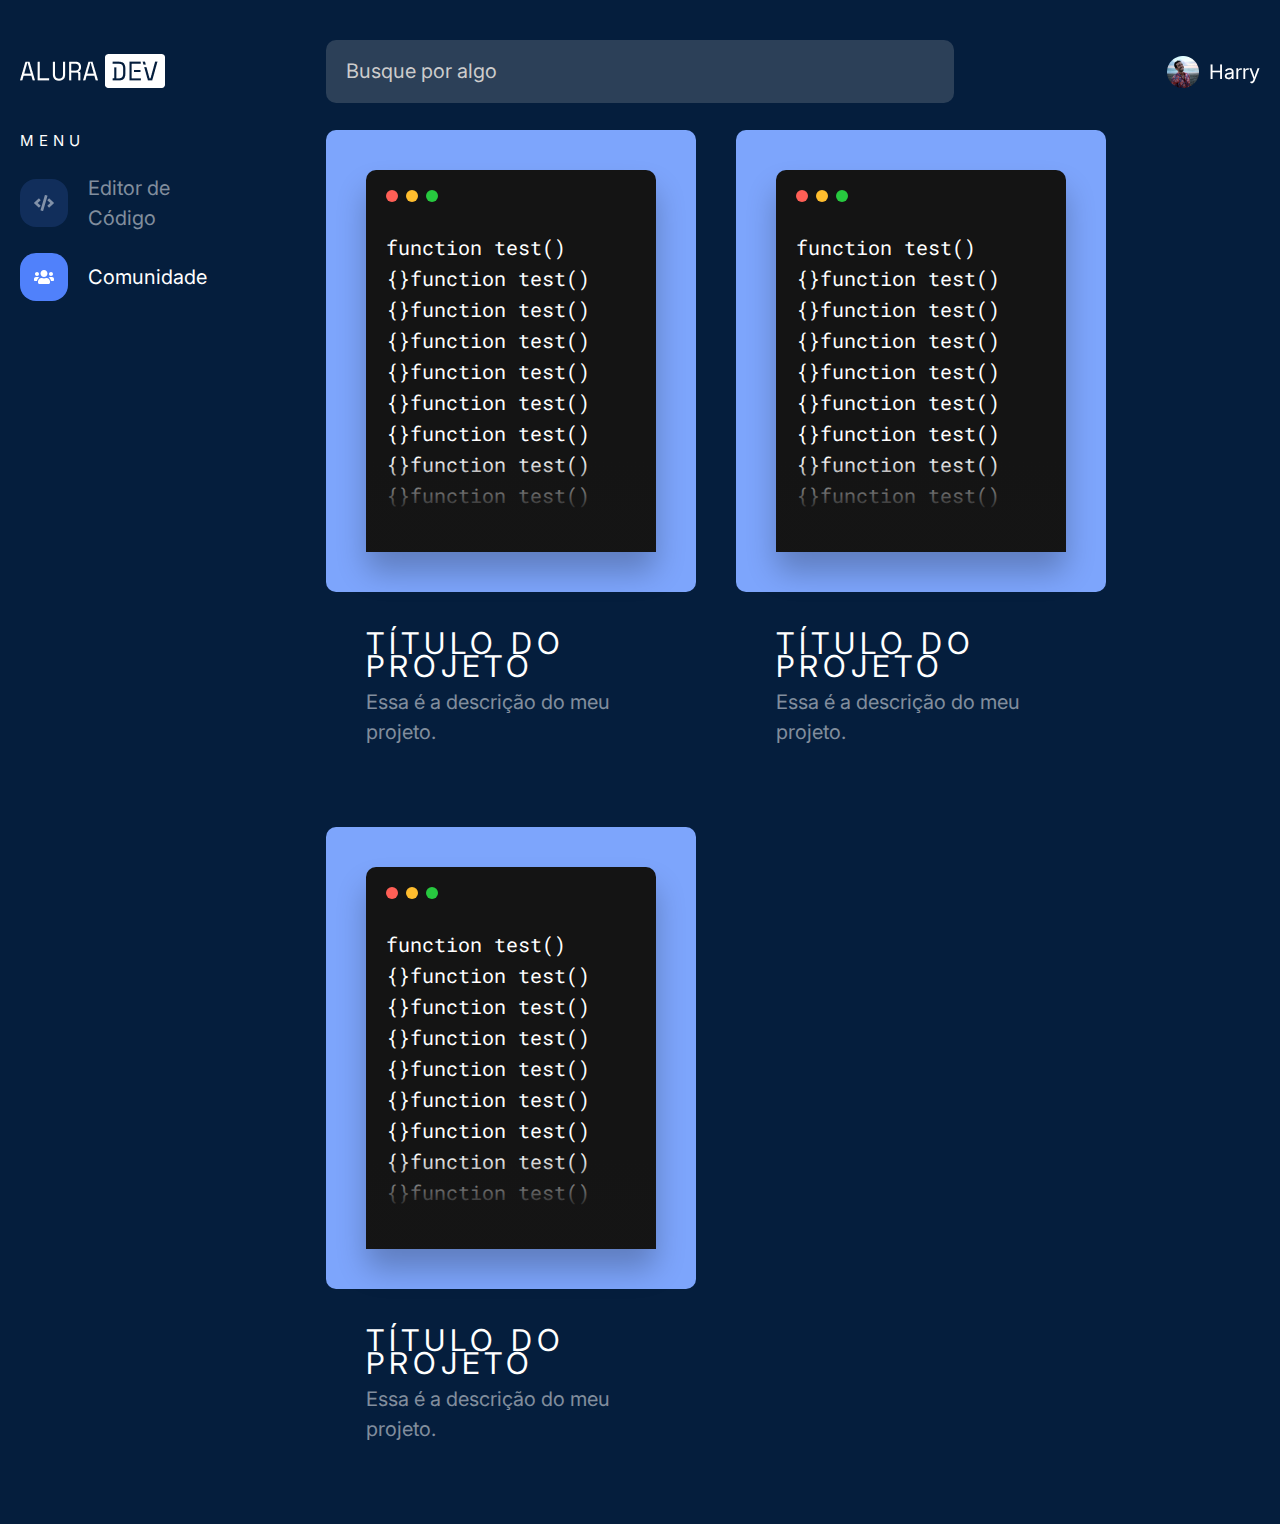
<file: projects.html>
<!DOCTYPE html>
<html lang="pt-br">
<head>
    <meta charset="UTF-8">
    <meta name="viewport" content="width=device-width, initial-scale=1.0">
    
    <title>Alura Dev</title>

    <!-- CSS IMPORTS -->
    <link rel="stylesheet" href="assets/css/reset.css">
    <link rel="stylesheet" href="assets/css/normalize.css">
    <link rel="stylesheet" href="assets/css/projects.css">

    <!-- JS IMPORTS -->
    <!-- <script src="assets/js/menu.js" defer></script>
    <script src="assets/js/window-events.js" defer></script> -->
</head>
<body>
    <div class="entire-page">
        <!-- HEADER -->
        <header class="header" data-element-id="header">
            <img src="assets/images/logo.png" alt="Logo do AluraDev" data-hidde-on-search>
            
            <img class="mobile header__search-button clickable" src="assets/images/icons/search.svg" alt="Search icon" data-element-id="search-button">
            
            <label class="tablet desktop accessibility--hidden-text" for="header__search" data-show-on-search>Busque por algo</label>
            <input class="tablet desktop input-text header__search" id="header__search" type="text" placeholder="Busque por algo" data-show-on-search>
            
            <img class="mobile tablet clickable header__menu-button" src="assets/images/icons/menu.svg" alt="Menu icon" data-element-id="menu-button" data-hidde-on-search>

            <nav class="header__menu" data-element-id="header-menu">
                <ul class="header__menu__links">
                    <li>
                        <a class="header__menu__links__item" href="index.html">
                            <img src="assets/images/icons/code-disabled.svg" alt="Ilustração de um fechamento de tag indicando código">
                            Editor de Código
                        </a>
                    </li>
                    <li class="header__menu__links__item header__menu__links__item--current">
                        <img src="assets/images/icons/users-enabled.svg" alt="Ilustração de um grupo de 3 pessoas">
                        Comunidade
                    </li>
                </ul>

                <hr>

                <div class="header__menu__profile">
                    <img src="assets/images/header-photo.png" alt="Imagem de perfil de uma pessoa">
                    Harry
                </div>
            </nav>

            <div class="desktop header__profile">
                <img src="assets/images/header-photo.png" alt="Imagem de perfil de uma pessoa">
                Harry
            </div>
        </header>

        <!-- MENU -->
        <nav class="desktop menu">
            <h2 class="h2 menu__title">Menu</h2>

            <ul class="menu__links">
                <li>
                    <a class="menu__links__item" href="index.html">
                        <img src="assets/images/icons/code-disabled.svg" alt="Ilustração de um fechamento de tag indicando código">
                        Editor de Código
                    </a>
                </li>
                <li class="menu__links__item menu__links__item--current">
                    <img src="assets/images/icons/users-enabled.svg" alt="Ilustração de um grupo de 3 pessoas">
                    Comunidade
                </li>
            </ul>
        </nav>

        <main class="main">
            <!-- PROJECTS -->
            <section class="projects">
                <article class="project">
                    <section class="code__external-block" data-element-id="code-external-block">
                        <div class="code__internal-block">
                            <img src="assets/images/mac-buttons.svg" alt="Mac Buttons">
                            
                            <div class="code__internal-block__wrapper" data-element-id="code__internal-block">    
                                <code class="code__internal-block__code">function test() {}function test() {}function test() {}function test() {}function test() {}function test() {}function test() {}function test() {}function test() {}function test() {}function test() {}function test() {}function test() {}function test() {}function test() {}function test() {}function test() {}function test() {}function test() {}function test() {}function test() {}function test() {}function test() {}function test() {}function test() {}function test() {}function test() {}function test() {}function test() {}function test() {}</code>
                            </div>

                            <div class="code__internal-block__code--hidden-text"></div>
                        </div>
                    </section>

                    <header class="project__info">
                        <h2 class="project__info__title">Título do Projeto</h2>
                        <p class="project__info__description">Essa é a descrição do meu projeto.</p>

                        <article class="project__info__data">
                            <div class="project__info__data__actions">
                                <div class="project__info__action">
                                    <img src="assets/images/icons/chat-bloon.svg" alt="Chat bloon">
                                    1
                                </div>

                                <div class="project__info__action">
                                    <img src="assets/images/icons/heart.svg" alt="Heart">
                                    2
                                </div>
                            </div>

                            <div class="project__info__data__profile">
                                <img src="assets/images/header-photo.png" alt="Foto de perfil">
                                @Harry
                            </div>
                        </article>
                    </header>
                </article>

                <article class="project">
                    <section class="code__external-block" data-element-id="code-external-block">
                        <div class="code__internal-block">
                            <img src="assets/images/mac-buttons.svg" alt="Mac Buttons">
                            
                            <div class="code__internal-block__wrapper" data-element-id="code__internal-block">    
                                <code class="code__internal-block__code">function test() {}function test() {}function test() {}function test() {}function test() {}function test() {}function test() {}function test() {}function test() {}function test() {}function test() {}function test() {}function test() {}function test() {}function test() {}function test() {}function test() {}function test() {}function test() {}function test() {}function test() {}function test() {}function test() {}function test() {}function test() {}function test() {}function test() {}function test() {}function test() {}function test() {}</code>
                            </div>

                            <div class="code__internal-block__code--hidden-text"></div>
                        </div>
                    </section>

                    <header class="project__info">
                        <h2 class="project__info__title">Título do Projeto</h2>
                        <p class="project__info__description">Essa é a descrição do meu projeto.</p>

                        <article class="project__info__data">
                            <div class="project__info__data__actions">
                                <div class="project__info__action">
                                    <img src="assets/images/icons/chat-bloon.svg" alt="Chat bloon">
                                    1
                                </div>

                                <div class="project__info__action">
                                    <img src="assets/images/icons/heart.svg" alt="Heart">
                                    2
                                </div>
                            </div>

                            <div class="project__info__data__profile">
                                <img src="assets/images/header-photo.png" alt="Foto de perfil">
                                @Harry
                            </div>
                        </article>
                    </header>
                </article>
                
                <article class="project">
                    <section class="code__external-block" data-element-id="code-external-block">
                        <div class="code__internal-block">
                            <img src="assets/images/mac-buttons.svg" alt="Mac Buttons">
                            
                            <div class="code__internal-block__wrapper" data-element-id="code__internal-block">    
                                <code class="code__internal-block__code">function test() {}function test() {}function test() {}function test() {}function test() {}function test() {}function test() {}function test() {}function test() {}function test() {}function test() {}function test() {}function test() {}function test() {}function test() {}function test() {}function test() {}function test() {}function test() {}function test() {}function test() {}function test() {}function test() {}function test() {}function test() {}function test() {}function test() {}function test() {}function test() {}function test() {}</code>
                            </div>

                            <div class="code__internal-block__code--hidden-text"></div>
                        </div>
                    </section>

                    <header class="project__info">
                        <h2 class="project__info__title">Título do Projeto</h2>
                        <p class="project__info__description">Essa é a descrição do meu projeto.</p>

                        <article class="project__info__data">
                            <div class="project__info__data__actions">
                                <div class="project__info__action">
                                    <img src="assets/images/icons/chat-bloon.svg" alt="Chat bloon">
                                    1
                                </div>

                                <div class="project__info__action">
                                    <img src="assets/images/icons/heart.svg" alt="Heart">
                                    2
                                </div>
                            </div>

                            <div class="project__info__data__profile">
                                <img src="assets/images/header-photo.png" alt="Foto de perfil">
                                @Harry
                            </div>
                        </article>
                    </header>
                </article>
            </section>
        </main>
    </div>
</body>
</html>
</file>
<file: assets/css/projects.css>
@import url("style.css");

/*============================== Imports ==================================== */

/*============================== Configurations ==============================*/
:root {
    /*=============== COLORS ===============*/


    /*=============== BACKGROUNDS ===============*/
    --project-background-color: var(--tangaroa-color);
    --project-action-background-color--hover: var(--white-08-color);
    --project-action-background-color--active: var(--white-16-color);
    --project-profile-background-color--hover: var(--white-08-color);
    --hidden-code-background-color: var(--cod-gray-color);

    /*=============== BORDERS ===============*/


    /*=============== TEXT COLORS ===============*/


    /*=============== FONTS ===============*/

}

/*============================== GENERIC ELEMENTS ==============================*/


/*============================== GENERIC CLASSES ==============================*/


/*============================== PAGE - TOP TO BOTTOM ==============================*/
/* PROJECTS */
.projects {
    display: flex;
    flex-direction: column;
    gap: 2rem;

    margin-top: 2.5rem;
}

    .code__internal-block {
        position: relative;
    }

        .code__internal-block__wrapper {
            min-height: 10rem;
            max-height: 15rem;

            color: var(--white-text-color);

            overflow-y: hidden;
        }

            .code__internal-block__code--hidden-text {
                background-image: linear-gradient(transparent, transparent 75%, var(--hidden-code-background-color) 90%);
                width: 100%;
                height: 100%;

                position: absolute;

                transform: translate(-1rem, -1rem);
            }

    .project {
        background-color: var(--project-background-color);

        border-radius: 0.5rem;
    }

        .project__info {
            padding: 2rem;

            color: var(--white-text-color);
        }

            .project__info__title {
                font-size: 1.5rem;
            }

            .project__info__description {
                margin-top: 0.5rem;

                color: var(--white-50-text-color);
            }

            .project__info__data {
                display: flex;
                justify-content: space-between;

                margin-top: 1.5rem;
            }

                .project__info__data__actions {
                    display: flex;
                    gap: 1rem;
                }

                    .project__info__action {
                        display: flex;
                        align-items: center;
                        gap: 0.5rem;

                        border-radius: 1rem;
                        padding: 0.5rem;

                        cursor: pointer;
                        transition: 0.2s;
                    }

                        .project__info__action:hover {
                            background-color: var(--project-action-background-color--hover);
                        }

                        .project__info__action:active {
                            background-color: var(--project-action-background-color--active);
                        }

                .project__info__data__profile {
                    display: flex;
                    align-items: center;
                    gap: 0.5rem;

                    border-radius: 0.5rem;
                    padding: 0.75rem;

                    cursor: pointer;
                    transition: 0.2s;
                }

                    .project__info__data__profile:hover {
                        background-color: var(--project-profile-background-color--hover);
                    }

/*=============== RESPONSIVE LAYOUTS ===============*/
/* DESKTOP - 1024px */
@media screen and (min-width: 64rem) {
    /*============================== PAGE - TOP TO BOTTOM ==============================*/
    /* HEADER */
    .header {
        gap: 2.5rem;
    }

    .main {
        grid-column: 2 / -1;
    }

    /* PROJECTS */
    .projects {
        display: grid;
        grid-template-columns: repeat(2, 1fr);

        margin-top: 0;
    }

        .project {
            height: fit-content;
        }

            .project__info__data {
                height: 0;

                margin: 0;

                overflow: hidden;
                transition: 0.2s;
            }

            .project:hover .project__info__data {
                height: fit-content;

                margin-top: 2.5rem;
            }
}
</file>
